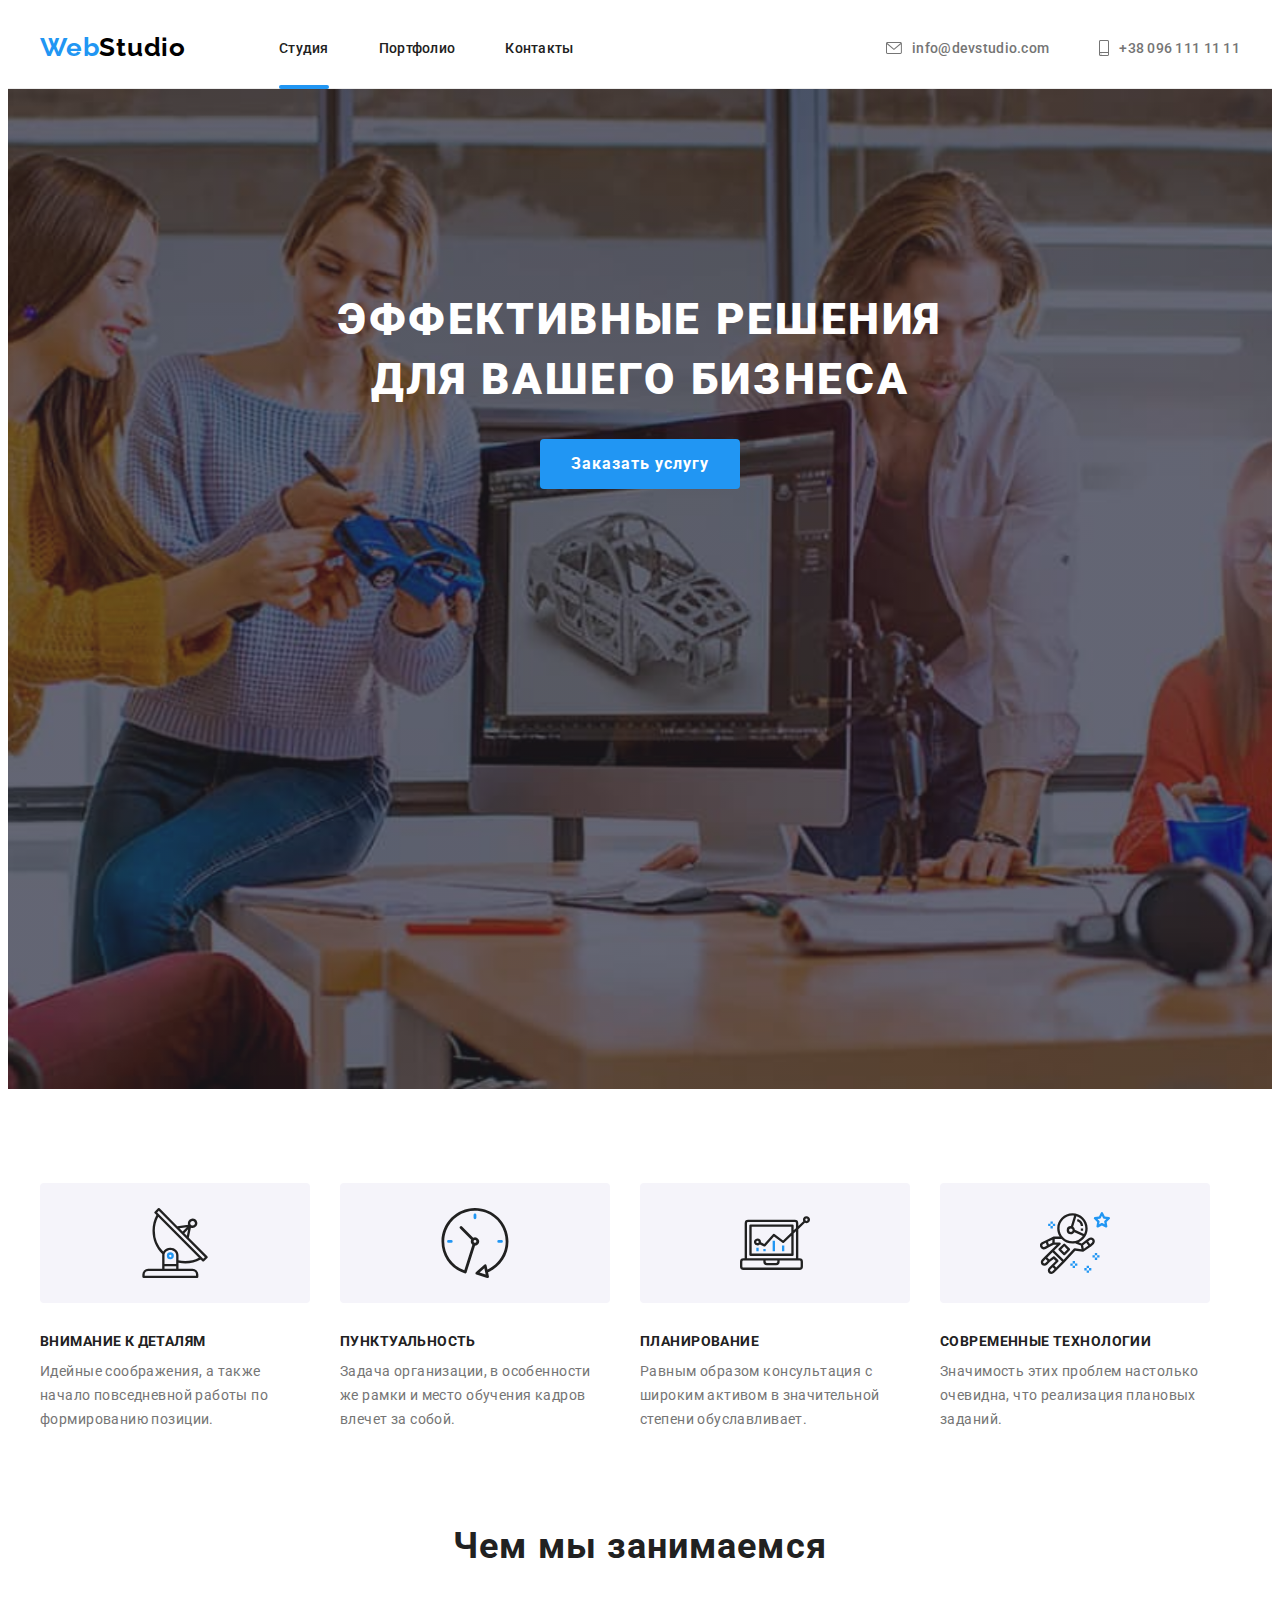
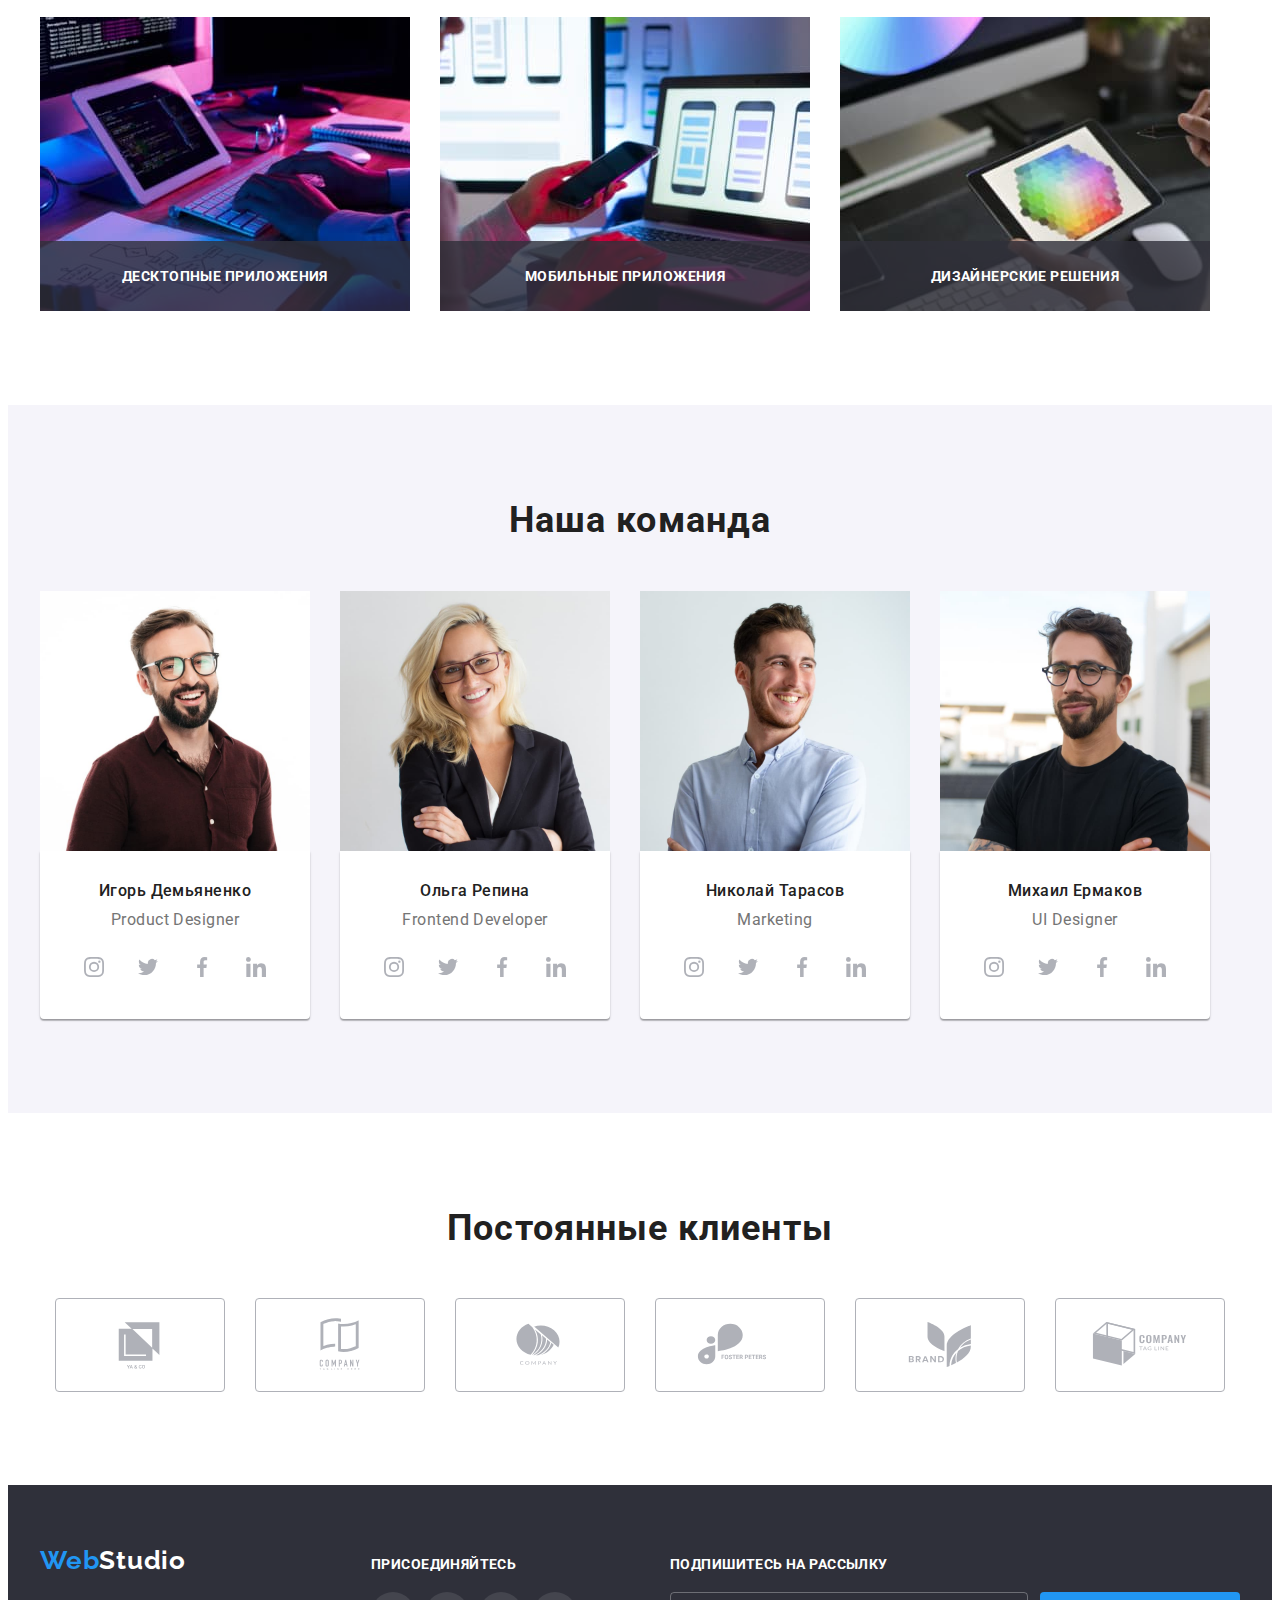
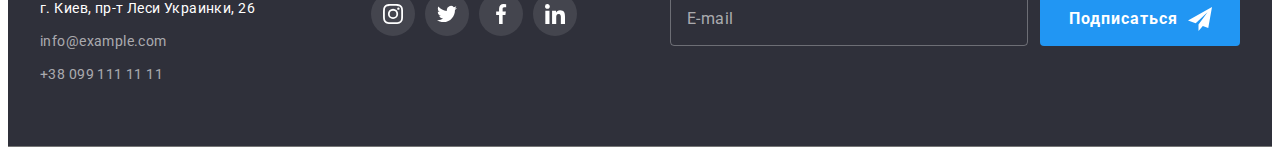
<file: index.html>
<!DOCTYPE html>
<html lang="ru">

<head>
    <meta charset="UTF-8" />
    <meta http-equiv="X-UA-Compatible" content="IE=edge" />
    <meta name="viewport" content="width=>, initial-scale=1.0" />
    <title>Сайт Веб-Студии</title>
    <link rel="preconnect" href="https://fonts.googleapis.com" />
    <link rel="preconnect" href="https://fonts.gstatic.com" crossorigin />
    <link
        href="https://fonts.googleapis.com/css2?family=Raleway:wght@700&family=Roboto:wght@400;500;700;900&display=swap"
        rel="stylesheet" />
    <link rel="stylesheet" href="https://cdnjs.cloudflare.com/ajax/libs/modern-normalize/1.1.0/modern-normalize.min.css"
        integrity="sha512-wpPYUAdjBVSE4KJnH1VR1HeZfpl1ub8YT/NKx4PuQ5NmX2tKuGu6U/JRp5y+Y8XG2tV+wKQpNHVUX03MfMFn9Q=="
        crossorigin="anonymous" referrerpolicy="no-referrer" />
    <link rel="stylesheet" href="./css/main.min.css" />
</head>

<body class="page">
    <header class="page-header">
        <div class="container page-header__container">
            <nav class="main-nav">
                <a href="#" class="logo page-header__logo"><span class="logo__web">Web</span>Studio</a>
                <ul class="site-nav list">
                    <li class="site-nav__item"><a href="./index.html"
                            class="site-nav__link site-nav__link_current">Студия</a></li>
                    <li class="site-nav__item"><a href="./portfolio.html" class="site-nav__link">Портфолио</a></li>
                    <li class="site-nav__item"><a href="#" class="site-nav__link">Контакты</a></li>
                </ul>
            </nav>
            <ul class="adress-nav list">
                <li class="adress-nav__item"><a href="mailto:info@devstudio.com" class="adress-nav__link">
                        <svg class="adress-nav__icon" width="16" height="12">
                            <use href="./images/icons.svg#icon-envelope-hover"></use>
                        </svg>info@devstudio.com</a>
                </li>
                <li class="adress-nav__item"><a href="tel:+380961111111" class="adress-nav__link">
                        <svg class="adress-nav__icon" width="10" height="16">
                            <use href="./images/icons.svg#icon-smartphone"></use>
                        </svg>+38 096 111 11 11</a></li>
            </ul>
        </div>
    </header>
    <main>
        <section class="hero">
            <div class="container">
                <h1 class="hero__title">Эффективные решения для вашего бизнеса</h1>
                <button data-modal-open type="button" class="button">Заказать услугу</button>
            </div>
        </section>
        <section class="section">
            <div class="container">
                <h2 class="visually-hidden">Наши преимущества</h2>
                <ul class="features-list list">
                    <li class="features-list__item">
                        <div class="features-list__wrapper"><svg width="70" height="70">
                                <use href="./images/icons.svg#icon-antenna1"></use>
                            </svg></div>
                        <h3 class="features-list__title">Внимание к деталям</h3>
                        <p class="features-list__text">Идейные соображения, а также начало повседневной работы по
                            формированию позиции.</p>
                    </li>
                    <li class="features-list__item">
                        <div class="features-list__wrapper"><svg width="70" height="70">
                                <use href="./images/icons.svg#icon-clock1"></use>
                            </svg></div>
                        <h3 class="features-list__title">Пунктуальность</h3>
                        <p class="features-list__text">Задача организации, в особенности же рамки и место обучения
                            кадров
                            влечет за собой.
                        </p>
                    </li>
                    <li class="features-list__item">
                        <div class="features-list__wrapper"><svg width="70" height="70">
                                <use href="./images/icons.svg#icon-diagram1"></use>
                            </svg></div>
                        <h3 class="features-list__title">Планирование</h3>
                        <p class="features-list__text">Равным образом консультация с широким активом в значительной
                            степени
                            обуславливает.
                        </p>
                    </li>
                    <li class="features-list__item">
                        <div class="features-list__wrapper"><svg width="70" height="70">
                                <use href="./images/icons.svg#icon-astronaut1"></use>
                            </svg></div>
                        <h3 class="features-list__title">Современные технологии</h3>
                        <p class="features-list__text">Значимость этих проблем настолько очевидна, что реализация
                            плановых
                            заданий.</p>
                    </li>
                </ul>
            </div>
        </section>
        <section class="section section_no-padding-top">
            <div class="container">
                <h2 class="section__title">Чем мы занимаемся</h2>
                <ul class="promo__list list">
                    <li class="promo__item"><img src="./images/box_1.jpg" alt="програмирование" width="370" />
                        <p class="promo__text">Десктопные приложения</p>
                    </li>
                    <li class="promo__item"><img src="./images/box_2.jpg" alt="мобильные приложения" width="370" />
                        <p class="promo__text">Мобильные приложения</p>
                    </li>
                    <li class="promo__item"><img src="./images/box_3.jpg" alt="ассоциативные технологии" width="370" />
                        <p class="promo__text">Дизайнерские решения</p>
                    </li>
                </ul>
            </div>
        </section>
        <section class="section section_theme-fon">
            <div class="container">
                <h2 class="section__title">Наша команда</h2>
                <ul class="list team-list">
                    <li class="team-list__item"><img src="./images/img1.jpg" alt="Игорь Демьяненко" width="270" />
                        <div class="team-list__wrapper">
                            <h3 class="team-list__title">Игорь Демьяненко</h3>
                            <p lang="en" class="team-list__text">Product Designer</p>
                            <ul class="menu-socials team-list__menu-socials list">
                                <li class="menu-socials__item"><a href="https://www.instagram.com/"
                                        class="menu-socials__link menu-socials_theme-dark"><svg
                                            class="menu-socials__icon" width="20" height="20">
                                            <use href="./images/icons.svg#icon-instagram2"></use>
                                        </svg></a></li>
                                <li class="menu-socials__item"><a href="https://twitter.com/"
                                        class="menu-socials__link menu-socials_theme-dark">
                                        <svg class="menu-socials__icon" width="20" height="20">
                                            <use href="./images/icons.svg#icon-twitter1"></use>
                                        </svg></a></li>
                                <li class="menu-socials__item"><a href="https://www.facebook.com/"
                                        class="menu-socials__link menu-socials_theme-dark">
                                        <svg class="menu-socials__icon" width="20" height="20">
                                            <use href="./images/icons.svg#icon-facebook1"></use>
                                        </svg></a></li>
                                <li class="menu-socials__item"><a href="https://www.linkedin.com/"
                                        class="menu-socials__link menu-socials_theme-dark">
                                        <svg class="menu-socials__icon" width="20" height="20">
                                            <use href="./images/icons.svg#icon-linkedin1"></use>
                                        </svg></a></li>
                            </ul>
                        </div>
                    </li>

                    <li class="team-list__item"><img src="./images/img2.jpg" alt="Ольга Репина" width="270" />
                        <div class="team-list__wrapper">
                            <h3 class="team-list__title">Ольга Репина</h3>
                            <p lang="en" class="team-list__text">Frontend Developer</p>
                            <ul class="menu-socials team-list__menu-socials list">
                                <li class="menu-socials__item"><a href="https://www.instagram.com/"
                                        class="menu-socials__link menu-socials_theme-dark"><svg
                                            class="menu-socials__icon" width="20" height="20">
                                            <use href="./images/icons.svg#icon-instagram2"></use>
                                        </svg></a></li>
                                <li class="menu-socials__item"><a href="https://twitter.com/"
                                        class="menu-socials__link menu-socials_theme-dark">
                                        <svg class="menu-socials__icon" width="20" height="20">
                                            <use href="./images/icons.svg#icon-twitter1"></use>
                                        </svg></a></li>
                                <li class="menu-socials__item"><a href="https://www.facebook.com/"
                                        class="menu-socials__link menu-socials_theme-dark">
                                        <svg class="menu-socials__icon" width="20" height="20">
                                            <use href="./images/icons.svg#icon-facebook1"></use>
                                        </svg></a></li>
                                <li class="menu-socials__item"><a href="https://www.linkedin.com/"
                                        class="menu-socials__link menu-socials_theme-dark">
                                        <svg class="menu-socials__icon" width="20" height="20">
                                            <use href="./images/icons.svg#icon-linkedin1"></use>
                                        </svg></a></li>
                            </ul>
                        </div>
                    </li>

                    <li class="team-list__item"><img src="./images/img3.jpg" alt="Николай Тарасов" width="270" />
                        <div class="team-list__wrapper">
                            <h3 class="team-list__title">Николай Тарасов</h3>
                            <p lang="en" class="team-list__text">Marketing</p>
                            <ul class="menu-socials team-list__menu-socials list">
                                <li class="menu-socials__item"><a href="https://www.instagram.com/"
                                        class="menu-socials__link menu-socials_theme-dark"><svg
                                            class="menu-socials__icon" width="20" height="20">
                                            <use href="./images/icons.svg#icon-instagram2"></use>
                                        </svg></a></li>
                                <li class="menu-socials__item"><a href="https://twitter.com/"
                                        class="menu-socials__link menu-socials_theme-dark">
                                        <svg class="menu-socials__icon" width="20" height="20">
                                            <use href="./images/icons.svg#icon-twitter1"></use>
                                        </svg></a></li>
                                <li class="menu-socials__item"><a href="https://www.facebook.com/"
                                        class="menu-socials__link menu-socials_theme-dark">
                                        <svg class="menu-socials__icon" width="20" height="20">
                                            <use href="./images/icons.svg#icon-facebook1"></use>
                                        </svg></a></li>
                                <li class="menu-socials__item"><a href="https://www.linkedin.com/"
                                        class="menu-socials__link menu-socials_theme-dark">
                                        <svg class="menu-socials__icon" width="20" height="20">
                                            <use href="./images/icons.svg#icon-linkedin1"></use>
                                        </svg></a></li>
                            </ul>
                        </div>
                    </li>

                    <li class="team-list__item"><img src="./images/img4.jpg" alt="Михаил Ермаков" width="270" />
                        <div class="team-list__wrapper">
                            <h3 class="team-list__title">Михаил Ермаков</h3>
                            <p lang="en" class="team-list__text">UI Designer</p>
                            <ul class="menu-socials team-list__menu-socials list">
                                <li class="menu-socials__item"><a href="https://www.instagram.com/"
                                        class="menu-socials__link menu-socials_theme-dark"><svg
                                            class="menu-socials__icon" width="20" height="20">
                                            <use href="./images/icons.svg#icon-instagram2"></use>
                                        </svg></a></li>
                                <li class="menu-socials__item"><a href="https://twitter.com/"
                                        class="menu-socials__link menu-socials_theme-dark">
                                        <svg class="menu-socials__icon" width="20" height="20">
                                            <use href="./images/icons.svg#icon-twitter1"></use>
                                        </svg></a></li>
                                <li class="menu-socials__item"><a href="https://www.facebook.com/"
                                        class="menu-socials__link menu-socials_theme-dark">
                                        <svg class="menu-socials__icon" width="20" height="20">
                                            <use href="./images/icons.svg#icon-facebook1"></use>
                                        </svg></a></li>
                                <li class="menu-socials__item"><a href="https://www.linkedin.com/"
                                        class="menu-socials__link menu-socials_theme-dark">
                                        <svg class="menu-socials__icon" width="20" height="20">
                                            <use href="./images/icons.svg#icon-linkedin1"></use>
                                        </svg></a></li>
                            </ul>
                        </div>
                    </li>
                </ul>
            </div>
        </section>
        <section class="section">
            <div class="container">
                <h2 class="section__title">Постоянные клиенты</h2>
                <ul class="menu-clients list">
                    <li class="menu-clients__item"><a href="#" class="menu-clients__link"><svg
                                class="menu-clients__logo" width="106" height="60">
                                <use href="./images/icons.svg#icon-Logo"></use>
                            </svg></a></li>
                    <li class="menu-clients__item"><a href="#" class="menu-clients__link"><svg
                                class="menu-clients__logo" width="106" height="60">
                                <use href="./images/icons.svg#icon-Logo1"></use>
                            </svg></a></li>
                    <li class="menu-clients__item"><a href="#" class="menu-clients__link"><svg
                                class="menu-clients__logo" width="106" height="60">
                                <use href="./images/icons.svg#icon-Logo2"></use>
                            </svg></a></li>
                    <li class="menu-clients__item"><a href="#" class="menu-clients__link"><svg
                                class="menu-clients__logo" width="106" height="60">
                                <use href="./images/icons.svg#icon-Logo3"></use>
                            </svg></a></li>
                    <li class="menu-clients__item"><a href="#" class="menu-clients__link"><svg
                                class="menu-clients__logo" width="106" height="60">
                                <use href="./images/icons.svg#icon-Logo4"></use>
                            </svg></a></li>
                    <li class="menu-clients__item"><a href="#" class="menu-clients__link"><svg
                                class="menu-clients__logo" width="106" height="60">
                                <use href="./images/icons.svg#icon-Logo5"></use>
                            </svg></a></li>
                </ul>

            </div>
        </section>
    </main>
    <footer class="footer">
        <div class="container footer-content">
            <div class="footer-adress"><a href="#" class="logo logo-white"><span class="logo__web">Web</span>Studio</a>
                <address class="footer-adress__nav">
                    <ul class="list">
                        <li class="footer-adress__item"><a href="https://goo.gl/maps/6XvuQQxbahTjYnd79"
                                class="footer-adress__text">г. Киев, пр-т Леси Украинки, 26</a>
                        </li>
                        <li class="footer-adress__item"><a href="mailto:info@example.com"
                                class="footer-adress__mail">info@example.com</a></li>
                        <li class="footer-adress__item"><a href="tel:+380991111111" class="footer-adress__tel">+38 099
                                111 11
                                11</a>
                        </li>
                    </ul>
                </address>
            </div>
            <div class="footer-socials-wrapper">
                <p class="footer-socials-text">присоединяйтесь</p>
                <ul class="menu-socials list">
                    <li class="menu-socials__item"><a href="https://www.instagram.com/"
                            class="menu-socials__link menu-socials_theme_white"><svg
                                class="menu-socials__icon menu-socials_icon_white" width="20" height="20">
                                <use href="./images/icons.svg#icon-instagram2"></use>
                            </svg></a></li>
                    <li class="menu-socials__item"><a href="https://twitter.com/"
                            class="menu-socials__link menu-socials_theme_white">
                            <svg class="menu-socials__icon menu-socials_icon_white" width="20" height="20">
                                <use href="./images/icons.svg#icon-twitter1"></use>
                            </svg></a></li>
                    <li class="menu-socials__item"><a href=" https://www.facebook.com/"
                            class="menu-socials__link menu-socials_theme_white">
                            <svg class="menu-socials__icon menu-socials_icon_white" width="20" height="20">
                                <use href="./images/icons.svg#icon-facebook1"></use>
                            </svg></a></li>
                    <li class="menu-socials__item"><a href="https://www.linkedin.com/"
                            class="menu-socials__link menu-socials_theme_white">
                            <svg class="menu-socials__icon menu-socials_icon_white" width="20" height="20">
                                <use href="./images/icons.svg#icon-linkedin1"></use>
                            </svg></a></li>
                </ul>
            </div>

            <form action="#" class="footer-contact-form">
                <p class="footer-socials-text">Подпишитесь на рассылку</p>
                <div class="footer-contact-form__wrapper">
                    <input type="email" class="footer-contact-form__input" placeholder="E-mail" name="user-email">
                    <button type="submit" class="button button_footer-align">Подписаться <svg
                            class="button__footer-contact-icon" width="24" height="24">
                            <use href="./images/icons.svg#icon-send"></use>
                        </svg></button>
                </div>
            </form>
        </div>
    </footer>
    <div class="backdrop is-hidden" data-modal>
        <div class="modal"><button type="button" class="modal-icon-close-btn" data-modal-close>
                <svg class="modal-icon-close" width="18px" height="18px">
                    <use href="./images/icons.svg#icon-close-black"></use>
                </svg>
            </button>
            <p class="modal-text">Оставьте свои данные, мы вам перезвоним</p>
            <form action="#" class="modal-contact-form">
                <label class="modal-form-field">
                    <span class="modal-contact-form-desc">Имя</span>
                    <span class="modal-contact-form-input-icon"><input type="text" class="modal-contact-form-input"
                            name="user_name" required minlength="2" pattern="^[a-zA-Zа-яА-ЯіІїЇ]+$">
                        <svg class="modal-contact-form-icon">
                            <use href="./images/icons.svg#icon-person-black"></use>
                        </svg>
                    </span>
                </label>
                <label class="modal-form-field">
                    <span class="modal-contact-form-desc">Телефон</span>
                    <span class="modal-contact-form-input-icon"><input type="tel" class="modal-contact-form-input"
                            name="user_phone" required minlength="10" pattern="[0-9]{3}-[0-9]{3}-[0-9]{2}-[0-9]{2}"
                            title="xxx-xxx-xx-xx">
                        <svg class="modal-contact-form-icon">
                            <use href="./images/icons.svg#icon-phone-black"></use>
                        </svg>
                    </span>
                </label>
                <label class="modal-form-field">
                    <span class="modal-contact-form-desc">Почта</span>
                    <span class="modal-contact-form-input-icon"><input type="email" class="modal-contact-form-input"
                            name="user_email" required>
                        <svg class="modal-contact-form-icon">
                            <use href="./images/icons.svg#icon-email-black"></use>
                        </svg>
                    </span>
                </label>
                <label class="modal-form-field">
                    <span class="modal-contact-form-desc">Комментарий</span>
                    <textarea name="user_message" class="modal-contact-form-message"
                        placeholder="Введите текст"></textarea>
                </label>
                <input id="user_policy" type="checkbox" name="user_policy" required
                    class="modal-form-check visually-hidden">
                <label for="user_policy" class="modal-form-check-desc">Соглашаюсь с рассылкой и принимаю&nbsp;<a
                        href="#">Условия
                        договора</a></label>
                <button type="submit" class="button modal-contact-form-btn">Отправить</button>

            </form>
        </div>
    </div>
    <script src="./js/modal.js"></script>
</body>

</html>
</file>
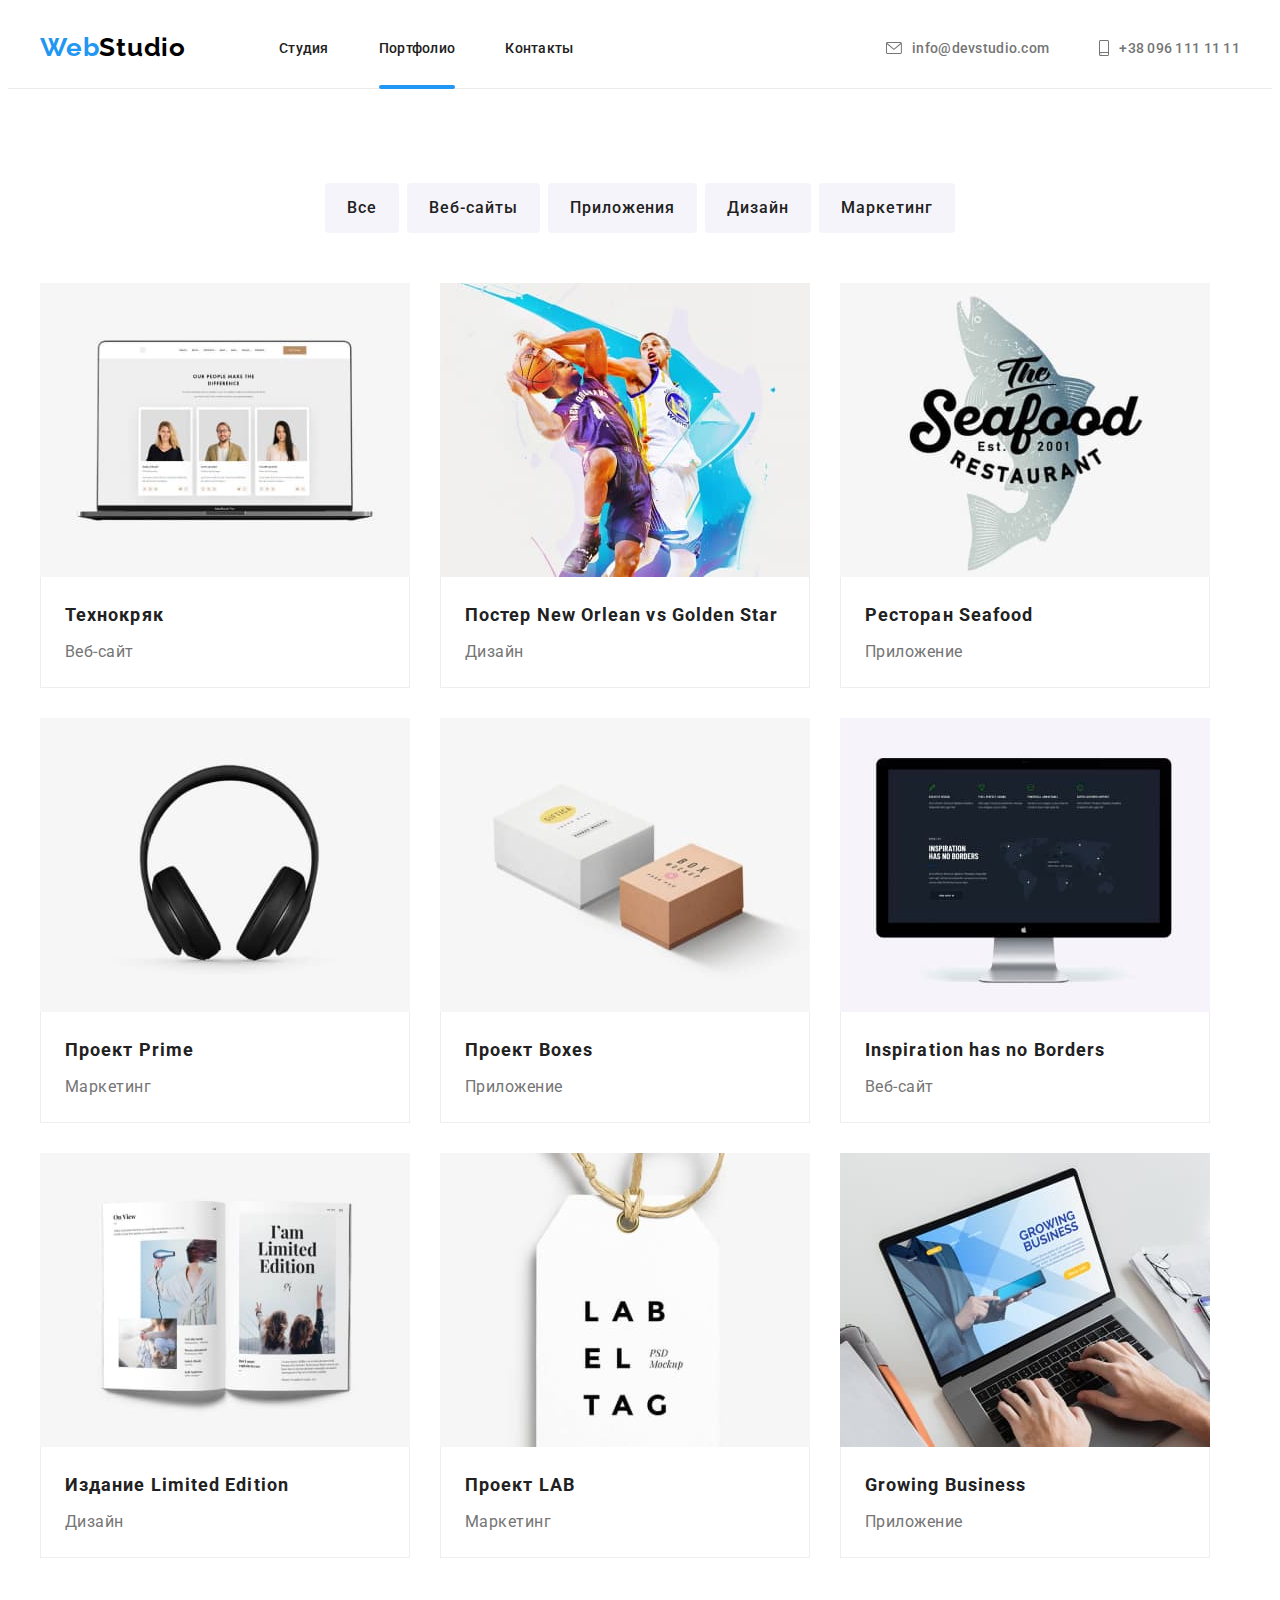
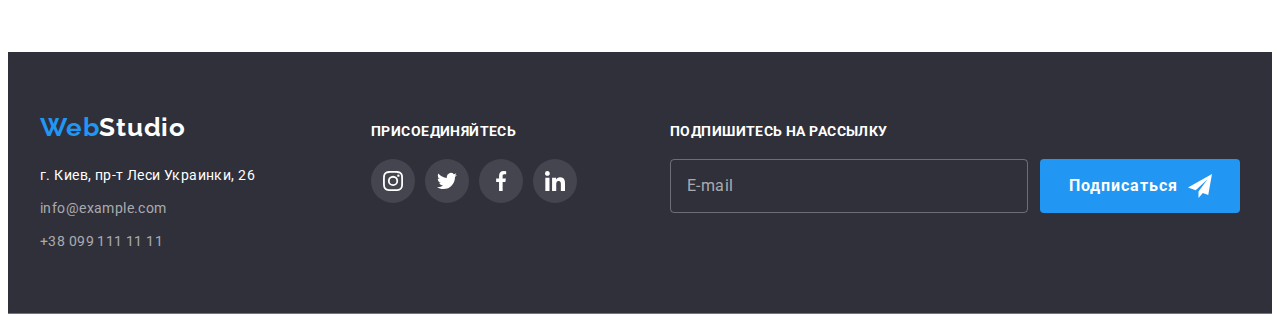
<file: portfolio.html>
<!DOCTYPE html>
<html lang="ru">

<head>
    <meta charset="UTF-8" />
    <meta http-equiv="X-UA-Compatible" content="IE=edge" />
    <meta name="viewport" content="width=>, initial-scale=1.0" />
    <title>Сайт Веб-Студии</title>
    <link rel="preconnect" href="https://fonts.googleapis.com" />
    <link rel="preconnect" href="https://fonts.gstatic.com" crossorigin />
    <link
        href="https://fonts.googleapis.com/css2?family=Raleway:wght@700&family=Roboto:wght@400;500;700;900&display=swap"
        rel="stylesheet" />
    <link rel="stylesheet" href="https://cdnjs.cloudflare.com/ajax/libs/modern-normalize/1.1.0/modern-normalize.min.css"
        integrity="sha512-wpPYUAdjBVSE4KJnH1VR1HeZfpl1ub8YT/NKx4PuQ5NmX2tKuGu6U/JRp5y+Y8XG2tV+wKQpNHVUX03MfMFn9Q=="
        crossorigin="anonymous" referrerpolicy="no-referrer" />
    <link rel="stylesheet" href="./css/main.min.css" />
</head>

<body class="page">
    <header class="page-header">
        <div class="container page-header__container">
            <nav class="main-nav">
                <a href="#" class="logo page-header__logo"><span class="logo__web">Web</span>Studio</a>
                <ul class="site-nav list">
                    <li class="site-nav__item"><a href="./index.html" class="site-nav__link">Студия</a></li>
                    <li class="site-nav__item"><a href="./portfolio.html"
                            class="site-nav__link site-nav__link_current">Портфолио</a></li>
                    <li class="site-nav__item"><a href="#" class="site-nav__link">Контакты</a></li>
                </ul>
            </nav>
            <ul class="adress-nav list">
                <li class="adress-nav__item"><a href="mailto:info@devstudio.com" class="adress-nav__link">
                        <svg class="adress-nav__icon" width="16" height="12">
                            <use href="./images/icons.svg#icon-envelope-hover"></use>
                        </svg>info@devstudio.com</a>
                </li>
                <li class="adress-nav__item"><a href="tel:+380961111111" class="adress-nav__link">
                        <svg class="adress-nav__icon" width="10" height="16">
                            <use href="./images/icons.svg#icon-smartphone"></use>
                        </svg>+38 096 111 11 11</a></li>
            </ul>
        </div>
    </header>
    <main>
        <section class="section">
            <div class="container">
                <h1 class="visually-hidden">Наши проекты</h1>
                <ul class="filtre list">
                    <li class="filtre__item"><button type="button" class="button button_filtre">Все</button></li>
                    <li class="filtre__item"><button type="button" class="button button_filtre">Веб-сайты</button>
                    </li>
                    <li class="filtre__item"><button type="button" class="button button_filtre">Приложения</button>
                    </li>
                    <li class="filtre__item"><button type="button" class="button button_filtre">Дизайн</button></li>
                    <li class="filtre__item"><button type="button" class="button button_filtre">Маркетинг</button>
                    </li>
                </ul>
                <ul class="card-set list">
                    <li class="card-set__list">
                        <a href="#" class="card-set__link">
                            <div class="card-ovarlay"><img src="./images/img-prt.jpg" alt="Наши люди" width="370" />
                                <p class="card-ovarlay__text">Ресурс предлагает комплексные предложения с разным
                                    уровнем
                                    функционала и сервисов.
                                    Все это позволит посетителю получить
                                    исчерпывающие сведения о компании или частном лице.</p>
                            </div>
                            <div class="card-set__content">
                                <h2 class="card-set__subtitle">Технокряк</h2>
                                <p class="card-set__text">Веб-сайт</p>

                            </div>
                        </a>
                    </li>
                    <li class="card-set__list">
                        <a href="#" class="card-set__link">
                            <div class="card-ovarlay"><img src="./images/img-prt1.jpg"
                                    alt="Постер Новый Орлеан и Золотые Звезды" width="370" />
                                <p class="card-ovarlay__text">Ресурс предлагает комплексные предложения с разным
                                    уровнем
                                    функционала и сервисов.
                                    Все это позволит посетителю получить
                                    исчерпывающие сведения о компании или частном лице.</p>
                            </div>
                            <div class="card-set__content">
                                <h2 class="card-set__subtitle">Постер <span lang="en">New Orlean vs Golden Star</span>
                                </h2>
                                <p class="card-set__text">Дизайн</p>
                            </div>
                        </a>
                    </li>
                    <li class="card-set__list">
                        <a href="#" class="card-set__link">
                            <div class="card-ovarlay"><img src="./images/img-prt2.jpg" alt="Рыбный ресторан"
                                    width="370" />
                                <p class="card-ovarlay__text">Ресурс предлагает комплексные предложения с разным
                                    уровнем
                                    функционала и сервисов.
                                    Все это позволит посетителю получить
                                    исчерпывающие сведения о компании или частном лице.</p>
                            </div>
                            <div class="card-set__content">
                                <h2 class="card-set__subtitle">Ресторан <span lang="en">Seafood</span></h2>
                                <p class="card-set__text">Приложение</p>
                            </div>
                        </a>
                    </li>
                    <li class="card-set__list">
                        <a href="#" class="card-set__link">
                            <div class="card-ovarlay"><img src="./images/img-prt3.jpg" alt="наушники" width="370" />
                                <p class="card-ovarlay__text">Ресурс предлагает комплексные предложения с разным
                                    уровнем
                                    функционала и сервисов.
                                    Все это позволит посетителю получить
                                    исчерпывающие сведения о компании или частном лице.</p>
                            </div>
                            <div class="card-set__content">
                                <h2 class="card-set__subtitle">Проект <span lang="en">Prime</span></h2>
                                <p class="card-set__text">Маркетинг</p>
                            </div>
                        </a>
                    </li>
                    <li class="card-set__list">
                        <a href="#" class="card-set__link">
                            <div class="card-ovarlay"><img src="./images/img-prt4.jpg" alt="проект коробок"
                                    width="370" />
                                <p class="card-ovarlay__text">Ресурс предлагает комплексные предложения с разным
                                    уровнем
                                    функционала и сервисов.
                                    Все это позволит посетителю получить
                                    исчерпывающие сведения о компании или частном лице.</p>
                            </div>
                            <div class="card-set__content">
                                <h2 class="card-set__subtitle">Проект <span lang="en">Boxes</span></h2>
                                <p class="card-set__text">Приложение</p>
                            </div>
                        </a>
                    </li>
                    <li class="card-set__list">
                        <a href="#" class="card-set__link">
                            <div class="card-ovarlay"><img src="./images/img-prt5.jpg" alt="вдохновение" width="370" />
                                <p class="card-ovarlay__text">Ресурс предлагает комплексные предложения с разным
                                    уровнем
                                    функционала и сервисов.
                                    Все это позволит посетителю получить
                                    исчерпывающие сведения о компании или частном лице.</p>
                            </div>
                            <div class="card-set__content">
                                <h2 class="card-set__subtitle"><span lang="en">Inspiration has no Borders</span></h2>
                                <p class="card-set__text">Веб-сайт</p>
                            </div>
                        </a>
                    </li>
                    <li class="card-set__list">
                        <a href="#" class="card-set__link">
                            <div class="card-ovarlay"><img src="./images/img-prt6.jpg" alt="журнал дизайн"
                                    width="370" />
                                <p class="card-ovarlay__text">Ресурс предлагает комплексные предложения с разным
                                    уровнем
                                    функционала и сервисов.
                                    Все это позволит посетителю получить
                                    исчерпывающие сведения о компании или частном лице.</p>
                            </div>
                            <div class="card-set__content">
                                <h2 class="card-set__subtitle">Издание <span lang="en">Limited Edition</span></h2>
                                <p class="card-set__text">Дизайн</p>
                            </div>
                        </a>
                    </li>
                    <li class="card-set__list">
                        <a href="#" class="card-set__link">
                            <div class="card-ovarlay"><img src="./images/img-prt7.jpg" alt="лабраторный проект"
                                    width="370" />
                                <p class="card-ovarlay__text">Ресурс предлагает комплексные предложения с разным
                                    уровнем
                                    функционала и сервисов.
                                    Все это позволит посетителю получить
                                    исчерпывающие сведения о компании или частном лице.</p>
                            </div>
                            <div class="card-set__content">
                                <h2 class="card-set__subtitle">Проект <span lang="en">LAB</span></h2>
                                <p class="card-set__text">Маркетинг</p>
                            </div>
                        </a>
                    </li>
                    <li class="card-set__list">
                        <a href="#" class="card-set__link">
                            <div class="card-ovarlay"><img src="./images/img-prt8.jpg" alt="растущий бизнес"
                                    width="370" />
                                <p class="card-ovarlay__text">Ресурс предлагает комплексные предложения с разным
                                    уровнем
                                    функционала и сервисов.
                                    Все это позволит посетителю получить
                                    исчерпывающие сведения о компании или частном лице.</p>
                            </div>
                            <div class="card-set__content">
                                <h2 class="card-set__subtitle"><span lang="en">Growing Business</span></h2>
                                <p class="card-set__text">Приложение</p>
                            </div>
                        </a>
                    </li>
                </ul>
            </div>
        </section>
    </main>
    <footer class="footer">
        <div class="container footer-content">
            <div class="footer-adress"><a href="#" class="logo logo-white"><span class="logo__web">Web</span>Studio</a>
                <address class="footer-adress__nav">
                    <ul class="list">
                        <li class="footer-adress__item"><a href="https://goo.gl/maps/6XvuQQxbahTjYnd79"
                                class="footer-adress__text">г. Киев, пр-т Леси Украинки, 26</a>
                        </li>
                        <li class="footer-adress__item"><a href="mailto:info@example.com"
                                class="footer-adress__mail">info@example.com</a></li>
                        <li class="footer-adress__item"><a href="tel:+380991111111" class="footer-adress__tel">+38 099
                                111 11
                                11</a>
                        </li>
                    </ul>
                </address>
            </div>
            <div class="footer-socials-wrapper">
                <p class="footer-socials-text">присоединяйтесь</p>
                <ul class="menu-socials list">
                    <li class="menu-socials__item"><a href="https://www.instagram.com/"
                            class="menu-socials__link menu-socials_theme_white"><svg
                                class="menu-socials__icon menu-socials_icon_white" width="20" height="20">
                                <use href="./images/icons.svg#icon-instagram2"></use>
                            </svg></a></li>
                    <li class="menu-socials__item"><a href="https://twitter.com/"
                            class="menu-socials__link menu-socials_theme_white">
                            <svg class="menu-socials__icon menu-socials_icon_white" width="20" height="20">
                                <use href="./images/icons.svg#icon-twitter1"></use>
                            </svg></a></li>
                    <li class="menu-socials__item"><a href="https://www.facebook.com/"
                            class="menu-socials__link menu-socials_theme_white">
                            <svg class="menu-socials__icon menu-socials_icon_white" width="20" height="20">
                                <use href="./images/icons.svg#icon-facebook1"></use>
                            </svg></a></li>
                    <li class="menu-socials__item"><a href="https://www.linkedin.com/"
                            class="menu-socials__link menu-socials_theme_white">
                            <svg class="menu-socials__icon menu-socials_icon_white" width="20" height="20">
                                <use href="./images/icons.svg#icon-linkedin1"></use>
                            </svg></a></li>
                </ul>
            </div>

            <form action="#" class="footer-contact-form">
                <p class="footer-socials-text">Подпишитесь на рассылку</p>
                <div class="footer-contact-form__wrapper">
                    <input type="email" class="footer-contact-form__input" placeholder="E-mail" name="user-email">
                    <button type="submit" class="button button_footer-align">Подписаться <svg
                            class="button__footer-contact-icon" width="24" height="24">
                            <use href="./images/icons.svg#icon-send"></use>
                        </svg></button>
                </div>
            </form>
        </div>
    </footer>
</body>

</html>
</file>
<file: css/main.min.css>
:root{--primary-text-color: #757575;--title-text-color: #212121;--accent-text-color: #2196f3;--white-text-color: #ffffff;--contact-text-color: rgba(255, 255, 255, 0.6);--logo-text-color: #000000;--bg-hero-color: #c4c4c4;--bg-team-color: #f5f4fa;--bg-button-color: #188ce8;--header-border-color: #ececec;--border-cards-color: #eeeeee;--social-icon: #afb1b8;--border-card-shadow: 0px 1px 3px rgba(0, 0, 0, 0.12), 0px 1px 1px rgba(0, 0, 0, 0.14), 0px 2px 1px rgba(0, 0, 0, 0.2);--first-card-shadow: 0px 4px 4px rgba(0, 0, 0, 0.15);--secondory-card-shadow: 0px 3px 1px rgba(0, 0, 0, 0.1), 0px 1px 2px rgba(0, 0, 0, 0.08), 0px 2px 2px rgba(0, 0, 0, 0.12);--hero-linear-gradient: rgba(47, 48, 58, 0.4), rgba(47, 48, 58, 0.4);--card-hover-shadow: 0px 1px 1px rgba(0, 0, 0, 0.12), 0px 4px 4px rgba(0, 0, 0, 0.06), 1px 4px 6px rgba(0, 0, 0, 0.16);--bg-social-link: rgba(255, 255, 255, 0.1);--bg-footer-color: #2f303a;--bg-work-color: rgba(47, 48, 58, 0.8);--button-border-color: rgba(0, 0, 0, 0.1);--backdrop-color: rgba(0, 0, 0, 0.2);--ovarlay-bg-color: rgba(33, 150, 243, 0.9);--timing-function: cubic-bezier(0.4, 0, 0.2, 1);--transition-duration: 250ms;--input-border-color: rgba(33, 33, 33, 0.2);--placeholder-message-color: rgba(117, 117, 117, 0.5);--border-footer-input: rgba(255, 255, 255, 0.3)}body{background-color:var(--white-text-color);color:var(--primary-text-color);font-family:Roboto,sans-serif;border-bottom:1px solid}h1,h2,h3,p{margin-top:0;margin-bottom:0}ul{margin-top:0;margin-bottom:0;padding-left:0}img{display:block;max-width:100%;height:auto}.list{list-style:none;text-decoration:none;margin:0;padding:0}.visually-hidden{position:absolute;width:1px;height:1px;margin:-1px;border:0;padding:0;white-space:nowrap;clip-path:inset(100%);clip:rect(0 0 0 0);overflow:hidden}.menu-clients,.menu-clients__item,.menu-clients__link,.promo__text,.page-header__container,.main-nav,.site-nav,.adress-nav,.adress-nav__item,.menu-socials,.menu-socials__item,.menu-socials__link,.modal-form-check-desc{display:flex;justify-content:center;align-items:center}.section{padding-top:94px;padding-bottom:94px}.section__title{margin-bottom:50px;color:var(--title-text-color);font-size:36px;font-weight:700;line-height:1.1666666667;text-align:center;letter-spacing:.03em}.section_no-padding-top{padding-top:0}.section_theme-fon{background-color:var(--bg-team-color)}.container{width:1200px;padding-right:15px;padding-left:15px;margin-right:auto;margin-left:auto}.button{display:inline-block;min-width:200px;min-height:50px;color:var(--white-text-color);background-color:var(--accent-text-color);cursor:pointer;border-radius:4px;border:none;font-family:"Roboto",sans-serif;font-size:16px;font-weight:700;line-height:1.875;letter-spacing:.06em;text-align:center;transition:background-color var(--transition-duration) var(--timing-function),box-shadow var(--transition-duration) var(--timing-function)}.button:hover,.button:focus{background-color:var(--bg-button-color);box-shadow:var(--first-card-shadow)}.backdrop{position:fixed;left:0;top:0;z-index:100;width:100%;height:100%;background-color:var(--backdrop-color);opacity:1;transition:opacity var(--transition-duration) linear,visibility var(--transition-duration) linear}.backdrop.is-hidden{opacity:0;pointer-events:none;visibility:hidden}.modal{position:absolute;top:50%;left:50%;transform:translate(-50%, -50%);min-width:528px;min-height:581px;background-color:var(--white-text-color);box-shadow:var(--border-card-shadow);border-radius:4px;padding:40px}.modal-icon-close{fill:var(--logo-text-color);transition:fill var(--transition-duration) var(--timing-function)}.modal-icon-close-btn:hover .modal-icon-close,.modal-icon-close-btn:focus .modal-icon-close{fill:var(--accent-text-color)}.modal-icon-close-btn{position:absolute;top:8px;right:8px;display:flex;justify-content:center;align-items:center;width:30px;height:30px;border:1px solid var(--button-border-color);background-color:var(--white-text-color);border-radius:50%;cursor:pointer}.modal-text{width:100%;margin-bottom:12px;color:var(--title-text-color);font-family:"Roboto",sans-serif;font-size:20px;font-weight:700;line-height:1.15;text-align:center;letter-spacing:.03em}.modal-contact-form{display:flex;flex-direction:column}.modal-contact-form-desc{display:block;margin-bottom:4px;color:var(--primary-text-color);font-family:"Roboto",sans-serif;font-size:12px;font-weight:400;line-height:1.1666666667;letter-spacing:.01em}.modal-contact-form-input-icon{position:relative}.modal-contact-form-icon{position:absolute;top:50%;left:12px;transform:translate(0, -50%);width:18px;height:18px;transition:fill var(--transition-duration) var(--timing-function)}.modal-contact-form-input:focus+.modal-contact-form-icon{fill:var(--accent-text-color)}.modal-form-field:not(:first-child){margin-top:10px}.modal-contact-form-input{width:100%;height:40px;padding-left:42px;border:1px solid var(--input-border-color);border-radius:4px;cursor:pointer;transition:border-color var(--transition-duration) var(--timing-function)}.modal-contact-form-input:focus{outline:none;border-color:var(--accent-text-color)}.modal-contact-form-message{display:block;resize:none;width:100%;height:120px;padding:12px 16px;border:1px solid var(--input-border-color);border-radius:4px;transition:border-color var(--transition-duration) var(--timing-function)}.modal-contact-form-message:focus{outline:none;border-color:var(--accent-text-color)}.modal-contact-form-message::placeholder{font-family:"Roboto",sans-serif;font-size:14px;font-weight:400;line-height:1.1428571429;letter-spacing:.01em;color:var(--placeholder-message-color)}.modal-form-check-desc{margin-top:20px;margin-bottom:30px;font-family:"Roboto",sans-serif;font-size:14px;font-weight:400;line-height:1.7142857143;letter-spacing:.03em;color:var(--primary-text-color)}.modal-form-check-desc::before{content:"";display:block;width:16px;height:15px;border:2px solid var(--title-text-color);border-radius:2px;cursor:pointer;margin-right:7px;transition:border-color var(--transition-duration) var(--timing-function),outline var(--transition-duration) var(--timing-function)}.modal-form-check:checked+.modal-form-check-desc::before{background-color:var(--accent-text-color);background-image:url(../images/Vector.svg);background-position:center;background-repeat:no-repeat;background-size:contain;background-origin:border-box;transition:background-color var(--transition-duration) var(--timing-function);border:none}.modal-form-check:focus+.modal-form-check-desc::before{outline:2px solid var(--accent-text-color)}.modal-contact-form-btn{align-self:center}.team-list__menu-socials{margin-top:16px}.menu-socials__link{width:44px;height:44px;border-radius:50%;transition:background-color var(--transition-duration) var(--timing-function)}.menu-socials__link:hover,.menu-socials__link:focus{background-color:var(--accent-text-color)}.menu-socials_theme-dark{color:var(--social-icon)}.menu-socials__icon{fill:currentColor;transition:color var(--transition-duration) var(--timing-function)}.menu-socials__link:hover .menu-socials__icon,.menu-socials__link:focus .menu-socials__icon{color:var(--white-text-color)}.menu-socials__item+.menu-socials__item{margin-left:10px}.logo,.logo-white{color:var(--logo-text-color);font-family:Raleway,sans-serif;font-size:26px;font-weight:700;line-height:1.1923076923;letter-spacing:.03em;text-decoration:none}.logo{display:block;transition:color var(--transition-duration) var(--timing-function)}.logo:hover,.logo:focus{color:var(--accent-text-color)}.page-header__logo{padding-top:24px;padding-bottom:25px}.logo__web{color:var(--accent-text-color)}.logo-white{display:inline-block;color:var(--white-text-color);transition:color var(--transition-duration) var(--timing-function)}.logo-white:hover,.logo-white:focus{color:var(--accent-text-color)}.page-header{border-bottom:1px solid var(--header-border-color)}.site-nav{margin-left:93px}.site-nav .site-nav__item+.site-nav__item{margin-left:50px}.adress-nav{margin-left:auto}.adress-nav .adress-nav__item+.adress-nav__item{margin-left:50px}.site-nav__link{position:relative;display:block;padding-top:32px;padding-bottom:32px;color:var(--title-text-color);font-size:14px;font-weight:500;line-height:1.1428571429;letter-spacing:.02em;text-decoration:none;transition:color var(--transition-duration) var(--timing-function)}.site-nav__link:hover,.site-nav__link:focus{color:var(--accent-text-color)}.site-nav__link_current::after{content:"";position:absolute;left:0;bottom:-1px;display:block;width:100%;height:4px;background-color:var(--accent-text-color);border-radius:2px}.adress-nav__link{display:flex;justify-content:center;align-items:center;padding-top:32px;padding-bottom:32px;color:var(--primary-text-color);font-size:14px;font-weight:500;line-height:1.1428571429;letter-spacing:.02em;text-decoration:none;transition:color var(--transition-duration) var(--timing-function)}.adress-nav__link:hover,.adress-nav__link:focus{color:var(--accent-text-color)}.adress-nav__icon{fill:currentColor;margin-right:10px}.hero{text-align:center;background-color:var(--bg-hero-color);padding-top:200px;padding-bottom:200px;margin:0 auto;max-width:1600px;height:600px;background-image:linear-gradient(var(--hero-linear-gradient)),url("../images/hero-img.jpg");background-size:cover;background-position:center;background-repeat:no-repeat}.hero__title{margin-top:0;margin-bottom:30px;margin-right:auto;margin-left:auto;color:var(--white-text-color);width:696px;font-size:44px;font-weight:900;line-height:1.3636363636;letter-spacing:.06em;text-transform:uppercase}.features-list{display:flex;flex-wrap:wrap}.features-list__item{width:270px}.features-list__item+.features-list__item{margin-left:30px}.features-list__wrapper{display:flex;justify-content:center;align-items:center;height:120px;background-color:var(--bg-team-color);border-radius:4px;margin-bottom:30px}.features-list__title{margin-top:0;margin-bottom:10px;color:var(--title-text-color);font-size:14px;font-weight:700;line-height:1.1428571429;letter-spacing:.03em;text-transform:uppercase}.features-list__text{font-size:14px;font-weight:400;line-height:1.7142857143;letter-spacing:.03em;margin-top:0}.promo__list{display:flex;flex-wrap:wrap}.promo__item{position:relative;width:370px;margin-right:30px}.promo__item:nth-child(3n){margin-right:0}.promo__text{position:absolute;left:0;bottom:0;width:100%;height:70px;font-family:"Roboto",sans-serif;font-size:14px;font-weight:700;line-height:1.1428571429;letter-spacing:.03em;text-transform:uppercase;color:var(--white-text-color);background:var(--bg-work-color)}.team-list{display:flex;flex-wrap:wrap}.team-list__wrapper{padding-top:30px;padding-bottom:30px;background-color:var(--white-text-color);box-shadow:var(--border-card-shadow);border-radius:0px 0px 4px 4px}.team-list__title{margin-bottom:10px;color:var(--title-text-color);font-size:16px;font-weight:500;line-height:1.1875;text-align:center;letter-spacing:.03em}.team-list__text{font-size:16px;font-weight:400;line-height:1.1875;text-align:center;letter-spacing:.03em}.team-list .team-list__item:not(:last-child){margin-right:30px}.menu-clients__item{width:170px;height:92px}.menu-clients__item:not(:last-child){margin-right:30px}.menu-clients__link{width:100%;height:100%;border:1px solid var(--social-icon);color:var(--social-icon);border-radius:4px;transition:color var(--transition-duration) var(--timing-function),border var(--transition-duration) var(--timing-function)}.menu-clients__link:hover,.menu-clients__link:focus{color:var(--accent-text-color);border:1px solid var(--accent-text-color)}.menu-clients__logo{fill:currentColor}.footer{background-color:var(--bg-footer-color);padding-top:60px;padding-bottom:60px}.footer-adress{flex-grow:1}.footer-adress__nav{margin-top:20px}.footer-adress__text{display:block;text-decoration:none;font-style:normal;font-size:14px;font-weight:400;line-height:1.7142857143;letter-spacing:.03em;color:var(--white-text-color);transition:color var(--transition-duration) var(--timing-function)}.footer-adress__text:hover,.footer-adress__text:focus{color:var(--accent-text-color)}.footer-adress__item:not(:last-child){margin-bottom:9px}.footer-adress__mail,.footer-adress__tel{display:block;text-decoration:none;font-style:normal;font-size:14px;font-weight:400;line-height:1.7142857143;letter-spacing:.03em;color:var(--contact-text-color);transition:color var(--transition-duration) var(--timing-function)}.footer-adress__mail:hover,.footer-adress__mail:focus,.footer-adress__tel:hover,.footer-adress__tel:focus{color:var(--accent-text-color)}.footer-content{display:flex;align-items:baseline}.footer-socials-text{color:var(--white-text-color);font-family:"Roboto",sans-serif;font-style:normal;font-size:14px;font-weight:700;line-height:1.1428571429;letter-spacing:.03em;text-transform:uppercase;margin-bottom:20px}.item-link-footer,.social-link-footer{display:flex;justify-content:center;align-items:center}.social-link-footer{width:44px;height:44px;border-radius:50%;transition:background-color var(--transition-duration) var(--timing-function)}.social-link-footer:hover,.social-link-footer:focus{background-color:var(--accent-text-color)}.menu-socials_theme_white{background-color:var(--bg-social-link)}.menu-socials_icon_white{fill:var(--white-text-color)}.footer-socials-wrapper{margin-left:70px}.footer-contact-form{width:570px;height:86px;margin-left:93px}.footer-contact-form__wrapper{display:flex}.footer-contact-form__input{width:358px;height:50px;padding-left:16px;border:1px solid var(--border-footer-input);border-radius:4px;background-color:rgba(0,0,0,0);cursor:pointer;color:var(--white-text-color);transition:border-color var(--transition-duration) var(--timing-function),box-shadow var(--transition-duration) var(--timing-function)}.footer-contact-form__input:focus{outline:none;border-color:var(--accent-text-color);box-shadow:var(--first-card-shadow)}.footer-contact-form__input::placeholder{font-family:"Roboto",sans-serif;font-size:16px;font-weight:400;line-height:1.25;letter-spacing:.03em;color:var(--contact-text-color)}.button_footer-align{display:flex;align-items:center;padding-top:10px;padding-bottom:10px;padding-right:28px;padding-left:29px;margin-left:12px}.button__footer-contact-icon{fill:var(--white-text-color);margin-left:10px}.filtre{display:flex;justify-content:center;margin-bottom:50px}.filtre .filtre__item+.filtre__item{margin-left:8px}.button_filtre{color:var(--title-text-color);background-color:var(--bg-team-color);font-size:16px;font-weight:500;line-height:1.625;padding:6px 22px;min-width:auto;transition:color var(--transition-duration) var(--timing-function),background-color var(--transition-duration) var(--timing-function),box-shadow var(--transition-duration) var(--timing-function)}.button_filtre:hover,.button_filtre:focus{color:var(--white-text-color);background-color:var(--accent-text-color);box-shadow:var(--secondory-card-shadow)}.card-set{display:flex;flex-wrap:wrap;gap:30px;margin:0;padding:0}.card-set__link{display:block;text-decoration:none;transition:box-shadow var(--transition-duration) var(--timing-function)}.card-set__link:hover,.card-set__link:focus{box-shadow:var(--card-hover-shadow)}.card-set__content{background-color:var(--white-text-color);border-bottom:1px solid var(--border-cards-color);border-right:1px solid var(--border-cards-color);border-left:1px solid var(--border-cards-color);padding:20px 24px}.card-set__subtitle{color:var(--title-text-color);font-size:18px;font-weight:700;line-height:2;letter-spacing:.06em}.card-set__text{color:var(--primary-text-color);font-size:16px;font-weight:400;line-height:1.875;letter-spacing:.03em;margin-top:4px;margin-right:0}.card-ovarlay{position:relative;overflow:hidden}.card-ovarlay__text{position:absolute;left:0;top:0;overflow:auto;width:100%;height:100%;transform:translateY(100%);display:block;font-family:"Roboto",sans-serif;font-size:18px;font-weight:400;line-height:1.5555555556;letter-spacing:.03em;color:var(--white-text-color);background-color:var(--ovarlay-bg-color);padding:63px 24px;transition:transform var(--transition-duration) var(--timing-function)}.card-set__link:hover .card-ovarlay__text,.card-set__link:focus .card-ovarlay__text{transform:translateY(0)}/*# sourceMappingURL=main.min.css.map */
</file>
